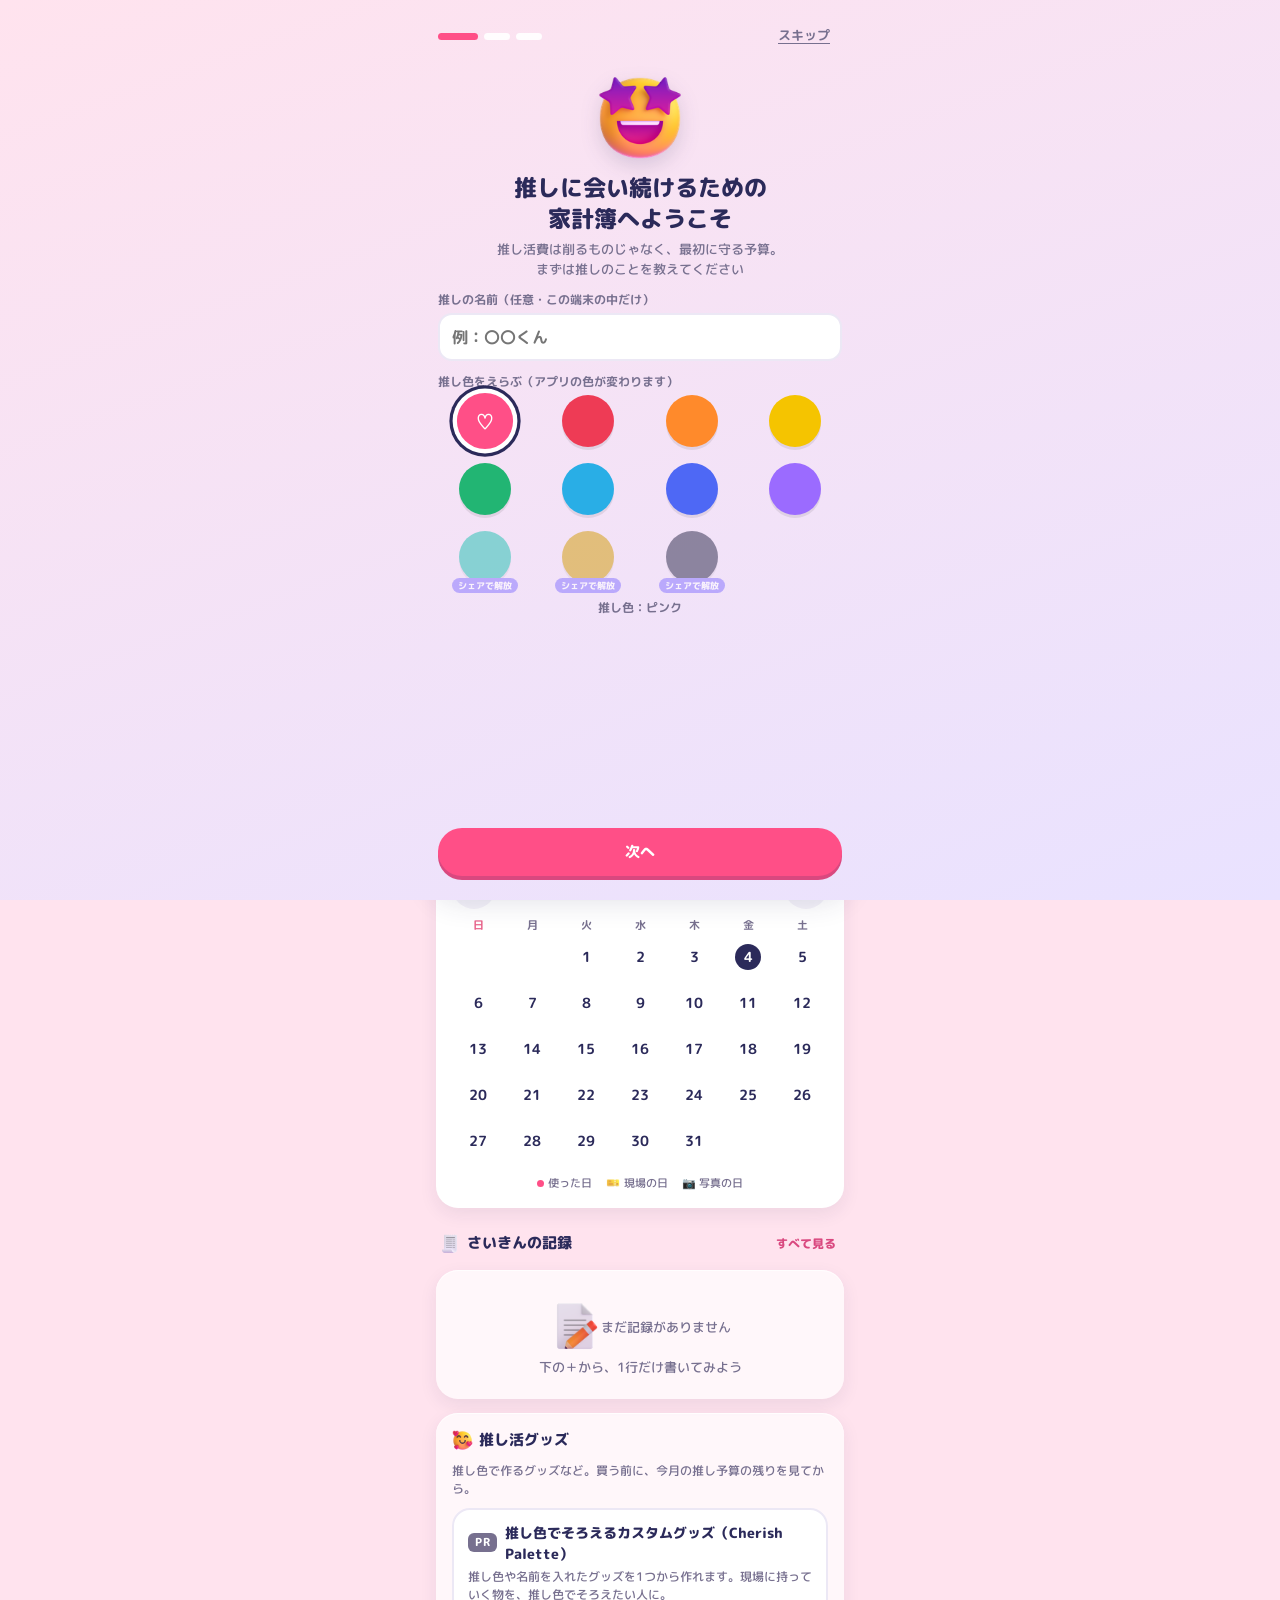
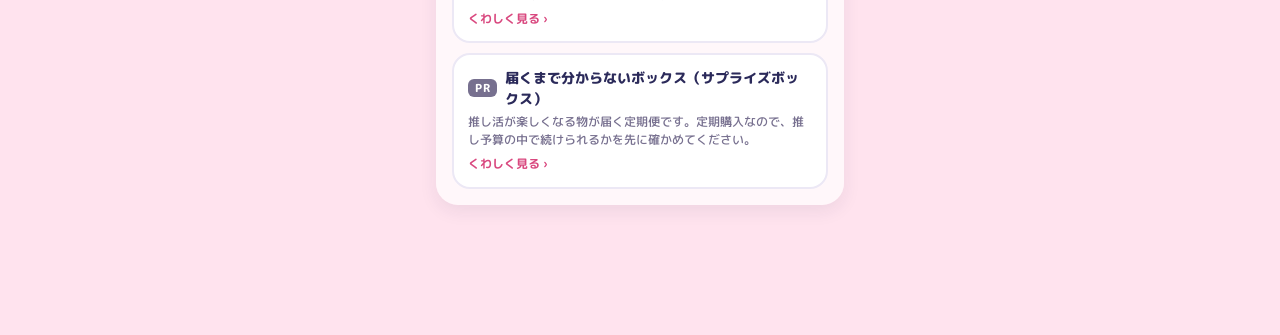
<file: index.html>
<!doctype html>
<html lang="ja">
<head>
<meta charset="utf-8">
<meta name="viewport" content="width=device-width, initial-scale=1, viewport-fit=cover">
<title>推し活家計簿</title>
<meta name="description" content="推しに会い続けるための家計簿。推し活費を先に守る予算にして、当落から逆算して積み立てる。">
<meta name="theme-color" content="#FFE3EE">
<meta name="apple-mobile-web-app-capable" content="yes">
<meta name="mobile-web-app-capable" content="yes">
<meta name="apple-mobile-web-app-status-bar-style" content="default">
<meta name="apple-mobile-web-app-title" content="推し活家計簿">
<meta name="format-detection" content="telephone=no">
<link rel="manifest" href="manifest.json">
<link rel="icon" type="image/png" sizes="192x192" href="icons/icon-192.png">
<link rel="apple-touch-icon" href="icons/apple-touch-icon.png">
<link rel="preconnect" href="https://fonts.googleapis.com">
<link rel="preconnect" href="https://fonts.gstatic.com" crossorigin>
<link rel="stylesheet" href="https://fonts.googleapis.com/css2?family=M+PLUS+Rounded+1c:wght@500;700;800&display=swap">
<link rel="stylesheet" href="style.css">
</head>
<body>
<div id="app" class="app">
  <header class="top">
    <div class="brand">
      <img src="assets/emoji/ticket.png" alt="" class="brand-em">
      <div>
        <div class="brand-sub" id="brandSub">推しに会い続けるための</div>
        <div class="brand-name">推し活家計簿</div>
      </div>
    </div>
    <button class="icon-btn" id="btnSettings" aria-label="設定">
      <svg viewBox="0 0 24 24" width="24" height="24" aria-hidden="true"><path fill="currentColor" d="M12 15.5a3.5 3.5 0 1 1 0-7 3.5 3.5 0 0 1 0 7Zm7.4-2.5.1-1-.1-1 2.1-1.6-2-3.5-2.5 1a7 7 0 0 0-1.7-1l-.4-2.6h-4l-.4 2.6a7 7 0 0 0-1.7 1l-2.5-1-2 3.5L4.6 11l-.1 1 .1 1-2.1 1.6 2 3.5 2.5-1c.5.4 1.1.8 1.7 1l.4 2.6h4l.4-2.6c.6-.2 1.2-.6 1.7-1l2.5 1 2-3.5-2.1-1.6Z"/></svg>
    </button>
  </header>

  <main id="main" class="main"></main>

  <nav class="tabs" id="tabs" aria-label="メニュー">
    <button data-tab="home" class="tab on"><svg viewBox="0 0 24 24" aria-hidden="true"><path d="M4 11 12 4l8 7v8a1 1 0 0 1-1 1h-4v-5h-6v5H5a1 1 0 0 1-1-1z"/></svg><span>ホーム</span></button>
    <button data-tab="cal" class="tab"><svg viewBox="0 0 24 24" aria-hidden="true"><rect x="3.5" y="5" width="17" height="15" rx="3"/><path d="M3.5 10h17M8 3v4M16 3v4"/></svg><span>カレンダー</span></button>
    <button class="fab" id="fab" aria-label="記録する"><svg viewBox="0 0 24 24" aria-hidden="true"><path d="M12 5v14M5 12h14"/></svg></button>
    <button data-tab="goals" class="tab"><svg viewBox="0 0 24 24" aria-hidden="true"><path d="M4 7a2 2 0 0 1 2-2h12a2 2 0 0 1 2 2v2.5a2.5 2.5 0 0 0 0 5V17a2 2 0 0 1-2 2H6a2 2 0 0 1-2-2v-2.5a2.5 2.5 0 0 0 0-5Z"/><path d="M10 9v6" stroke-dasharray="1.5 2"/></svg><span>積立</span></button>
    <button data-tab="sum" class="tab"><svg viewBox="0 0 24 24" aria-hidden="true"><path d="M5 20V11M12 20V5M19 20v-6"/></svg><span>まとめ</span></button>
  </nav>
</div>

<div id="sheetLayer" class="sheet-layer" hidden>
  <div class="scrim" data-close></div>
  <div class="sheet" role="dialog" aria-modal="true" id="sheet"></div>
</div>
<div id="screenLayer" class="screen-layer" hidden></div>
<div id="kpLayer" class="sheet-layer kp-layer" hidden>
  <div class="scrim" data-close></div>
  <div class="sheet" role="dialog" aria-modal="true" id="kpSheet"></div>
</div>
<div id="viewLayer" class="view-layer" role="dialog" aria-modal="true" aria-label="写真" hidden></div>
<input type="file" id="photoInp" accept="image/*" class="vh" tabindex="-1" aria-hidden="true">
<div id="toast" class="toast" role="status" aria-live="polite"></div>
<div id="fx" class="fx" aria-hidden="true"></div>

<script src="db.js"></script>
<script src="notice.js"></script>
<script src="share.js"></script>
<script src="app.js"></script>
</body>
</html>
</file>
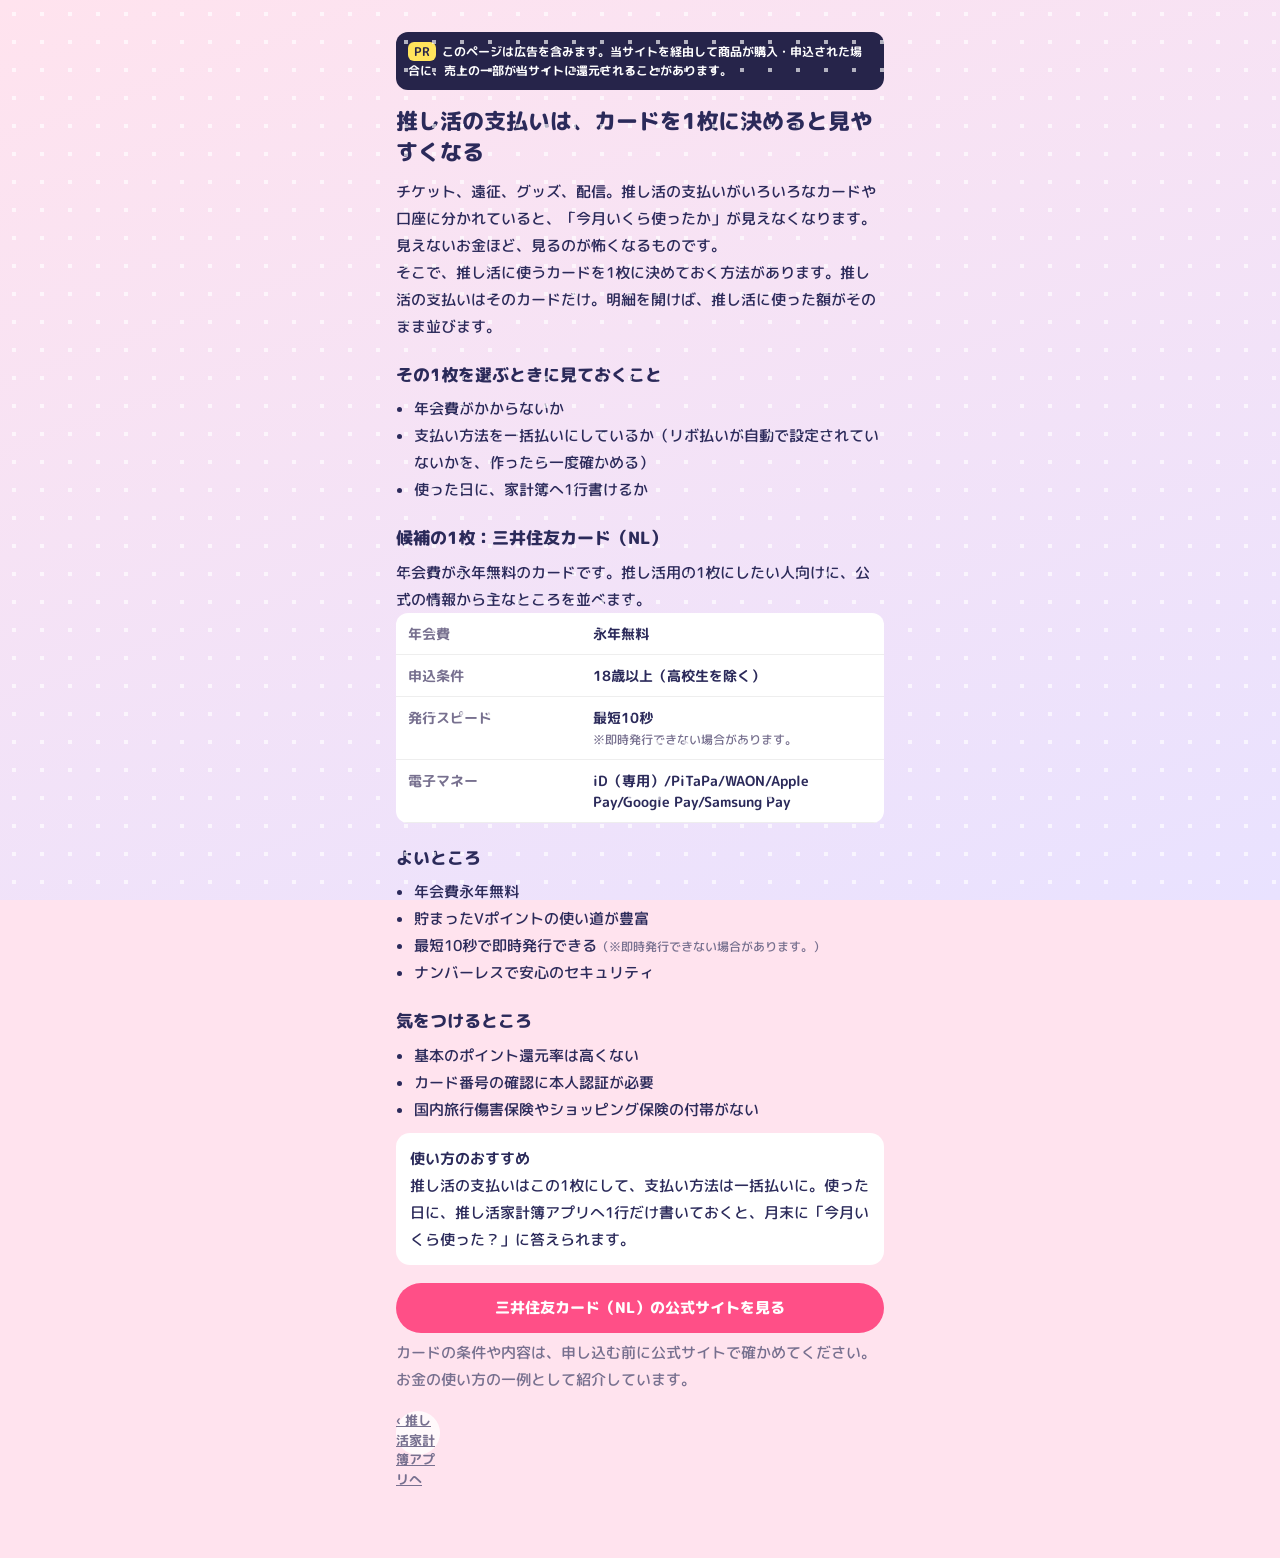
<file: card-nl.html>
<!doctype html>
<html lang="ja">
<head>
<meta charset="utf-8">
<meta name="viewport" content="width=device-width, initial-scale=1, viewport-fit=cover">
<title>推し活用のカードを1枚に決める｜推し活家計簿</title>
<meta name="description" content="推し活の支払いをカード1枚にまとめると、明細が見やすくなります。その1枚の候補として、年会費永年無料の三井住友カード（NL）を紹介します。">
<meta name="theme-color" content="#FFE3EE">
<link rel="icon" type="image/png" sizes="192x192" href="icons/icon-192.png">
<link rel="apple-touch-icon" href="icons/apple-touch-icon.png">
<link rel="preconnect" href="https://fonts.googleapis.com">
<link rel="preconnect" href="https://fonts.gstatic.com" crossorigin>
<link rel="stylesheet" href="https://fonts.googleapis.com/css2?family=M+PLUS+Rounded+1c:wght@500;700;800&display=swap">
<link rel="stylesheet" href="style.css">
<style>
  /* この記事ページだけの見た目（アプリ本体の style.css の色・文字をそのまま使う） */
  .article { max-width: 520px; margin: 0 auto; padding: 12px 16px 48px; }
  .pr-bar { background: #26244A; color: #fff; border-radius: 12px; padding: 10px 12px; font-size: 12px; font-weight: 700; line-height: 1.6; }
  .pr-bar b { background: var(--yellow); color: #26244A; border-radius: 6px; padding: 1px 6px; margin-right: 6px; }
  .article h1 { font-size: 22px; font-weight: 800; line-height: 1.4; margin: 16px 0 10px; }
  .article h2 { font-size: 17px; font-weight: 800; margin: 22px 0 8px; }
  .article p, .article li { font-size: 15px; font-weight: 500; line-height: 1.8; }
  .article ul { padding-left: 1.2em; margin: 6px 0; }
  .spec { width: 100%; border-collapse: collapse; background: #fff; border-radius: 12px; overflow: hidden; font-size: 14px; }
  .spec th, .spec td { text-align: left; padding: 10px 12px; border-bottom: 1px solid #eee; vertical-align: top; }
  .spec th { width: 38%; color: var(--sub); font-weight: 700; }
  .note { font-size: 12px; color: var(--sub); font-weight: 500; }
  .cta { display: block; text-align: center; background: var(--pink); color: #fff; font-weight: 800; border-radius: 999px; padding: 14px 16px; margin: 18px 0 6px; text-decoration: none; }
  .back { display: inline-block; margin-top: 18px; color: var(--sub); font-size: 13px; }
  .box { background: #fff; border-radius: 14px; padding: 12px 14px; margin: 10px 0; }
</style>
</head>
<body>
<main class="article">
  <div class="pr-bar"><b>PR</b>このページは広告を含みます。当サイトを経由して商品が購入・申込された場合に、売上の一部が当サイトに還元されることがあります。</div>

  <h1>推し活の支払いは、カードを1枚に決めると見やすくなる</h1>
  <p>チケット、遠征、グッズ、配信。推し活の支払いがいろいろなカードや口座に分かれていると、「今月いくら使ったか」が見えなくなります。見えないお金ほど、見るのが怖くなるものです。</p>
  <p>そこで、推し活に使うカードを1枚に決めておく方法があります。推し活の支払いはそのカードだけ。明細を開けば、推し活に使った額がそのまま並びます。</p>

  <h2>その1枚を選ぶときに見ておくこと</h2>
  <ul>
    <li>年会費がかからないか</li>
    <li>支払い方法を一括払いにしているか（リボ払いが自動で設定されていないかを、作ったら一度確かめる）</li>
    <li>使った日に、家計簿へ1行書けるか</li>
  </ul>

  <h2>候補の1枚：三井住友カード（NL）</h2>
  <p>年会費が永年無料のカードです。推し活用の1枚にしたい人向けに、公式の情報から主なところを並べます。</p>
  <table class="spec">
    <tr><th>年会費</th><td>永年無料</td></tr>
    <tr><th>申込条件</th><td>18歳以上（高校生を除く）</td></tr>
    <tr><th>発行スピード</th><td>最短10秒<br><span class="note">※即時発行できない場合があります。</span></td></tr>
    <tr><th>電子マネー</th><td>iD（専用）/PiTaPa/WAON/Apple Pay/Google Pay/Samsung Pay</td></tr>
  </table>

  <h2>よいところ</h2>
  <ul>
    <li>年会費永年無料</li>
    <li>貯まったVポイントの使い道が豊富</li>
    <li>最短10秒で即時発行できる<span class="note">（※即時発行できない場合があります。）</span></li>
    <li>ナンバーレスで安心のセキュリティ</li>
  </ul>

  <h2>気をつけるところ</h2>
  <ul>
    <li>基本のポイント還元率は高くない</li>
    <li>カード番号の確認に本人認証が必要</li>
    <li>国内旅行傷害保険やショッピング保険の付帯がない</li>
  </ul>

  <div class="box">
    <p><b>使い方のおすすめ</b></p>
    <p>推し活の支払いはこの1枚にして、支払い方法は一括払いに。使った日に、推し活家計簿アプリへ1行だけ書いておくと、月末に「今月いくら使った？」に答えられます。</p>
  </div>

  <a class="cta" id="applyLink" href="https://www.smbc-card.com/nyukai/card/numberless.jsp" rel="sponsored noopener noreferrer" target="_blank">三井住友カード（NL）の公式サイトを見る</a>
  <p class="note">カードの条件や内容は、申し込む前に公式サイトで確かめてください。お金の使い方の一例として紹介しています。</p>

  <a class="back" href="./">‹ 推し活家計簿アプリへ</a>
</main>
</body>
</html>
</file>
<file: style.css>
/* 推し活家計簿 アプリ v1（2026-10-17）
   見た目は instagram/theme.css と同じ系統：ピンク×ラベンダーの地、紺の文字、丸ゴシック。
   --acc 系は「推し色」で JS が上書きする */
:root {
  --bg1: #FFE3EE; --bg2: #E9E2FF;
  --card: #FFFFFF; --ink: #2B2A5A; --sub: #77708F; --line: #ECE8F5;
  --pink: #FF4F87; --lav: #8D7BFF; --yellow: #FFE45C; --gray-l: #F4F2F9;
  --acc: #FF4F87; --acc-l: #FFE4EE; --acc-d: #D93C6E; --acc-ink: #fff;
  --round: "M PLUS Rounded 1c", "Hiragino Maru Gothic ProN", "Hiragino Sans", "Yu Gothic", "Meiryo", system-ui, sans-serif;
  --r: 22px;
  --shadow: 0 6px 18px rgba(43, 42, 90, .08), 0 1px 0 rgba(255, 255, 255, .8) inset;
  --sat: env(safe-area-inset-top, 0px);
  --sab: env(safe-area-inset-bottom, 0px);
  --tabh: 68px;
}
* { box-sizing: border-box; margin: 0; padding: 0; -webkit-tap-highlight-color: transparent; }
html { -webkit-text-size-adjust: 100%; background: var(--bg1); touch-action: manipulation; }
button, a, label, input, select { touch-action: manipulation; }
body.lock { overflow: hidden; }
.vh { position: fixed; left: -200px; top: 0; width: 1px; height: 1px; opacity: 0; }
body {
  min-height: 100vh; min-height: 100dvh;
  background: linear-gradient(160deg, var(--bg1), var(--bg2)) fixed;
  color: var(--ink); font-family: var(--round); font-weight: 700; font-size: 15px; line-height: 1.5;
  font-feature-settings: "palt"; overflow-x: hidden;
}
body::before { content: ""; position: fixed; inset: 0; pointer-events: none; z-index: 0;
  background-image: radial-gradient(rgba(255, 255, 255, .65) 2.5px, transparent 2.5px); background-size: 28px 28px; }
button, input, select, textarea { font: inherit; color: inherit; }
button { cursor: pointer; border: 0; background: none; }
img { display: block; }
[hidden] { display: none !important; }
.em { width: 1.4em; height: 1.4em; object-fit: contain; flex: none; display: inline-block; vertical-align: middle; }

.app { position: relative; z-index: 1; max-width: 440px; margin: 0 auto; min-height: 100vh; min-height: 100dvh;
  padding: calc(var(--sat) + 8px) 16px calc(var(--tabh) + var(--sab) + 28px); }

/* ヘッダー */
.top { display: flex; align-items: center; justify-content: space-between; gap: 8px; padding: 4px 0 10px; }
.brand { display: flex; align-items: center; gap: 8px; min-width: 0; }
.brand-em { width: 38px; height: 38px; filter: drop-shadow(0 3px 4px rgba(43,42,90,.15)); animation: bob 3.2s ease-in-out infinite; }
.brand-sub { font-size: 11px; color: var(--sub); white-space: nowrap; overflow: hidden; text-overflow: ellipsis; max-width: 60vw; }
.brand-name { font-size: 19px; font-weight: 800; letter-spacing: .02em; line-height: 1.2; }
.icon-btn { width: 44px; height: 44px; border-radius: 50%; display: grid; place-items: center; background: rgba(255,255,255,.7); color: var(--sub); }
@keyframes bob { 50% { transform: translateY(-3px) rotate(-4deg); } }

/* カード */
.card { background: var(--card); border-radius: var(--r); padding: 16px; box-shadow: var(--shadow); margin-bottom: 14px; position: relative; }
.card.soft { background: rgba(255,255,255,.72); }
.card h2, .sec-h { font-size: 15px; font-weight: 800; display: flex; align-items: center; gap: 6px; margin-bottom: 10px; }
.sec-h { margin: 18px 4px 8px; }
.sec-h .more { margin-left: auto; font-size: 12px; color: var(--acc-d); padding: 8px 4px; min-height: 36px; }
.muted { color: var(--sub); font-weight: 500; font-size: 13px; }
.small { font-size: 12px; }
.acc { color: var(--acc-d); }
.yen-big { font-size: 30px; font-weight: 800; letter-spacing: -.01em; }

/* 予算リング */
.ring-card { display: flex; flex-direction: column; align-items: center; padding: 18px 16px 14px; overflow: hidden; }
.ring-card::after { content: ""; position: absolute; right: -30px; top: -30px; width: 120px; height: 120px; border-radius: 50%; background: var(--acc-l); opacity: .7; }
.ring-wrap { position: relative; width: 220px; height: 220px; z-index: 1; }
.ring-wrap svg { width: 100%; height: 100%; transform: rotate(-90deg); }
.ring-bg { stroke: var(--gray-l); }
.ring-fg { stroke: var(--acc); stroke-linecap: round; transition: stroke-dashoffset 1.1s cubic-bezier(.2,.8,.2,1); }
.ring-in { position: absolute; inset: 0; display: flex; flex-direction: column; align-items: center; justify-content: center; text-align: center; }
.ring-lbl { font-size: 12px; color: var(--sub); }
.ring-val { font-size: 34px; font-weight: 800; line-height: 1.15; color: var(--ink); }
.ring-val.over { color: var(--lav); font-size: 26px; }
.ring-of { font-size: 12px; color: var(--sub); font-weight: 500; }
.ring-em { position: absolute; right: 6px; bottom: 10px; width: 46px; height: 46px; animation: bob 2.6s ease-in-out infinite; }
.ring-msg { margin-top: 6px; font-size: 13px; color: var(--sub); text-align: center; z-index: 1; }
.chips { display: flex; flex-wrap: wrap; gap: 6px; justify-content: center; margin-top: 12px; z-index: 1; }
.chip { display: inline-flex; align-items: center; gap: 4px; background: var(--gray-l); border-radius: 999px; padding: 4px 10px 4px 6px; font-size: 12px; }
.chip img { width: 20px; height: 20px; }
.chip b { font-weight: 800; }

/* チケット型カード（切り込み） */
.stub { --notch: 13px; position: relative; display: grid; grid-template-columns: 1fr auto; gap: 0; background: var(--card); border-radius: 18px;
  box-shadow: var(--shadow); margin-bottom: 14px; overflow: hidden;
  -webkit-mask: radial-gradient(circle var(--notch) at calc(100% - 96px) 0, #0000 98%, #000) top/100% 51% no-repeat,
                radial-gradient(circle var(--notch) at calc(100% - 96px) 100%, #0000 98%, #000) bottom/100% 51% no-repeat;
          mask: radial-gradient(circle var(--notch) at calc(100% - 96px) 0, #0000 98%, #000) top/100% 51% no-repeat,
                radial-gradient(circle var(--notch) at calc(100% - 96px) 100%, #0000 98%, #000) bottom/100% 51% no-repeat; }
.stub-main { padding: 14px 14px 14px 16px; min-width: 0; }
.stub-side { width: 96px; border-left: 2px dashed var(--line); display: flex; flex-direction: column; align-items: center; justify-content: center; text-align: center;
  background: var(--acc-l); color: var(--acc-d); padding: 10px 4px; }
.stub-side .big { font-size: 30px; font-weight: 800; line-height: 1; }
.stub-side .lbl { font-size: 11px; }
.stub-k { font-size: 11px; color: var(--sub); display: flex; align-items: center; gap: 4px; }
.stub-t { font-size: 17px; font-weight: 800; line-height: 1.3; margin: 2px 0 4px; overflow-wrap: anywhere; }
.stub-d { font-size: 12px; color: var(--sub); }
.empty-stub { display: flex; align-items: center; gap: 12px; }
.empty-stub img { width: 48px; height: 48px; }

/* 月1回5分チェック */
.check-card { background: linear-gradient(135deg, #FFF8D6, #fff); border: 2px solid var(--yellow); }
.check-list { list-style: none; display: grid; gap: 4px; }
.check-list label { display: flex; align-items: center; gap: 10px; min-height: 44px; padding: 4px 6px; border-radius: 12px; font-size: 14px; }
.check-list input { appearance: none; -webkit-appearance: none; width: 24px; height: 24px; border-radius: 8px; border: 2.5px solid var(--acc); flex: none; display: grid; place-items: center; background: #fff; transition: background .2s; }
.check-list input:checked { background: var(--acc); }
.check-list input:checked::after { content: ""; width: 7px; height: 12px; border: solid var(--acc-ink); border-width: 0 3px 3px 0; transform: translateY(-2px) rotate(45deg); }
.check-list input:checked + span { color: var(--sub); text-decoration: line-through; text-decoration-color: var(--acc); }
.check-done { text-align: center; font-size: 14px; color: var(--acc-d); padding: 6px 0 2px; }
.x-btn { position: absolute; right: 6px; top: 6px; width: 40px; height: 40px; border-radius: 50%; color: var(--sub); font-size: 18px; }

/* カレンダー */
.cal-head { display: flex; align-items: center; justify-content: space-between; margin-bottom: 6px; }
.cal-head b { font-size: 16px; font-weight: 800; }
.nav-btn { width: 44px; height: 44px; border-radius: 50%; display: grid; place-items: center; color: var(--acc-d); font-size: 20px; background: var(--gray-l); }
.cal { display: grid; grid-template-columns: repeat(7, 1fr); gap: 2px; text-align: center; }
.cal .dow { font-size: 11px; color: var(--sub); padding: 2px 0 4px; }
.cal .dow:first-child { color: #E8628A; } .cal .dow:last-child { color: #6A8CE8; }
.day { position: relative; min-height: 44px; border-radius: 14px; display: flex; flex-direction: column; align-items: center; justify-content: flex-start; padding-top: 5px; font-size: 14px; font-weight: 700; transition: transform .15s; }
.day:active { transform: scale(.92); }
.day.out { visibility: hidden; }
.day.today .n { background: var(--ink); color: #fff; }
.day.sel { background: var(--acc-l); }
.day .n { width: 26px; height: 26px; line-height: 26px; border-radius: 50%; }
.day .dots { display: flex; gap: 2px; height: 6px; margin-top: 2px; }
.day .dots i { width: 5px; height: 5px; border-radius: 50%; background: var(--acc); }
.day .ev { position: absolute; top: -3px; right: -1px; width: 18px; height: 18px; animation: twinkle 2.4s ease-in-out infinite; }
.day .amt { font-size: 9px; color: var(--acc-d); font-weight: 800; line-height: 1; margin-top: 1px; }
.cal.big .day { min-height: 56px; }
@keyframes twinkle { 50% { transform: scale(1.15) rotate(8deg); } }
.legend { display: flex; gap: 14px; justify-content: center; margin-top: 8px; font-size: 11px; color: var(--sub); font-weight: 500; }
.legend span { display: inline-flex; align-items: center; gap: 4px; }
.legend i { width: 7px; height: 7px; border-radius: 50%; background: var(--acc); display: inline-block; }
.legend img { width: 14px; height: 14px; }

/* 記録の行 */
.rec-list { list-style: none; }
.rec { display: flex; align-items: center; gap: 10px; padding: 8px 4px; min-height: 52px; border-bottom: 1.5px dashed var(--line); width: 100%; text-align: left; }
.rec:last-child { border-bottom: 0; }
.rec-ic { width: 38px; height: 38px; border-radius: 12px; background: var(--acc-l); display: grid; place-items: center; flex: none; }
.rec-ic img { width: 26px; height: 26px; }
.rec-b { flex: 1; min-width: 0; }
.rec-t { display: block; font-size: 14px; }
.rec-m { display: block; font-size: 12px; color: var(--sub); font-weight: 500; white-space: nowrap; overflow: hidden; text-overflow: ellipsis; }
.rec-a { font-weight: 800; font-size: 15px; white-space: nowrap; }
.empty { text-align: center; color: var(--sub); font-size: 13px; font-weight: 500; padding: 14px 0 6px; }
.empty img { width: 52px; height: 52px; margin: 0 auto 6px; }

/* ボタン */
.btn { display: inline-flex; align-items: center; justify-content: center; gap: 6px; min-height: 48px; padding: 0 20px; border-radius: 999px; font-weight: 800; font-size: 15px; background: var(--acc); color: var(--acc-ink);
  box-shadow: 0 4px 0 var(--acc-d); transition: transform .1s, box-shadow .1s; }
.btn:active { transform: translateY(3px); box-shadow: 0 1px 0 var(--acc-d); }
.btn.block { width: 100%; }
.btn.ghost { background: var(--gray-l); color: var(--ink); box-shadow: 0 4px 0 #DCD7EA; }
.btn.line { background: #fff; color: var(--acc-d); box-shadow: 0 0 0 2px var(--acc) inset; }
.btn.danger { background: #fff; color: #D2456B; box-shadow: 0 0 0 2px #F5B7C8 inset; }
.btn.sm { min-height: 44px; padding: 0 14px; font-size: 13px; }
.btn[disabled] { opacity: .45; pointer-events: none; }
.link-btn { color: var(--sub); font-size: 13px; min-height: 44px; padding: 0 12px; text-decoration: underline; text-underline-offset: 3px; }
.row { display: flex; gap: 10px; align-items: center; }
.row > * { flex: 1; }

/* 積立 */
.ev-total { background: linear-gradient(135deg, var(--ink), #4A3F8F); color: #fff; }
.ev-total .muted { color: #CFC8F2; }
.ev-total .yen-big { color: var(--yellow); }
.goal { --notch: 12px; }
.goal .stub-main { padding-bottom: 12px; }
.badge { display: inline-flex; align-items: center; font-size: 11px; font-weight: 800; padding: 2px 9px; border-radius: 999px; background: var(--gray-l); color: var(--sub); }
.badge.apply { background: #EFEBFF; color: #6B58E8; }
.badge.win { background: var(--acc); color: var(--acc-ink); }
.badge.lose { background: var(--gray-l); color: var(--sub); }
.bar { height: 12px; background: var(--gray-l); border-radius: 999px; overflow: hidden; margin: 8px 0 4px; }
.bar i { display: block; height: 100%; width: 0; border-radius: 999px; background: linear-gradient(90deg, var(--acc), var(--lav)); transition: width 1s cubic-bezier(.2,.8,.2,1); }
.goal-nums { display: flex; justify-content: space-between; font-size: 12px; color: var(--sub); font-weight: 500; }
.goal-acts { display: flex; gap: 8px; margin-top: 10px; flex-wrap: wrap; }
.goal-acts .btn { flex: 1 1 auto; }
.goal.lost { opacity: .7; }
.goal.full .stub-side { background: linear-gradient(160deg, var(--acc-l), #FFF6C9); }
.seg { display: flex; background: var(--gray-l); border-radius: 999px; padding: 3px; gap: 2px; margin-top: 10px; }
.seg button { flex: 1; min-height: 40px; border-radius: 999px; font-size: 13px; color: var(--sub); }
.seg button.on { background: #fff; color: var(--ink); box-shadow: 0 2px 6px rgba(43,42,90,.1); }

/* まとめ */
.sum-top { display: flex; align-items: flex-end; justify-content: space-between; gap: 8px; }
.cat-bars { display: grid; gap: 10px; }
.cb-row { display: grid; grid-template-columns: 26px 64px 1fr auto; gap: 8px; align-items: center; font-size: 13px; }
.cb-row img { width: 24px; height: 24px; }
.cb-row .bar { margin: 0; height: 10px; }
.cb-row b { font-weight: 800; white-space: nowrap; }
.gentle { display: flex; gap: 10px; align-items: flex-start; background: var(--acc-l); border-radius: 16px; padding: 12px; font-size: 13px; margin-top: 12px; }
.gentle img { width: 36px; height: 36px; }
.bm-bar { height: 16px; }

/* PR カード */
.offer { display: block; text-decoration: none; color: inherit; border: 2px solid var(--line); border-radius: 18px; padding: 12px 14px; margin-top: 10px; background: #fff; }
.offer-h { display: flex; align-items: center; gap: 8px; font-size: 14px; font-weight: 800; }
.pr { flex: none; font-size: 11px; font-weight: 800; color: #fff; background: var(--sub); border-radius: 6px; padding: 1px 7px; letter-spacing: .05em; }
.offer p { font-size: 12px; color: var(--sub); font-weight: 500; margin-top: 4px; }
.offer .go { display: inline-block; margin-top: 6px; font-size: 12px; color: var(--acc-d); }

/* 下のタブ */
.tabs { position: fixed; z-index: 20; left: 50%; transform: translateX(-50%); bottom: calc(10px + var(--sab)); width: calc(100% - 24px); max-width: 416px; height: var(--tabh);
  display: grid; grid-template-columns: 1fr 1fr 76px 1fr 1fr; align-items: center; background: rgba(255,255,255,.92); border-radius: 26px; box-shadow: 0 10px 30px rgba(43,42,90,.16);
  -webkit-backdrop-filter: blur(12px); backdrop-filter: blur(12px); padding: 0 4px; }
.tab { height: 100%; display: flex; flex-direction: column; align-items: center; justify-content: center; gap: 2px; color: #A7A2BC; font-size: 10.5px; min-width: 44px; }
.tab svg { width: 24px; height: 24px; fill: none; stroke: currentColor; stroke-width: 2; stroke-linecap: round; stroke-linejoin: round; }
.tab.on { color: var(--acc-d); }
.tab.on svg { stroke-width: 2.4; }
.tab.on span { font-weight: 800; }
.fab { justify-self: center; width: 62px; height: 62px; margin-top: -26px; border-radius: 50%; background: var(--acc); color: var(--acc-ink); display: grid; place-items: center;
  box-shadow: 0 8px 18px var(--acc-glow, rgba(255,79,135,.45)), 0 0 0 5px #fff; transition: transform .15s; }
.fab svg { width: 30px; height: 30px; fill: none; stroke: currentColor; stroke-width: 3; stroke-linecap: round; }
.fab:active { transform: scale(.9) rotate(90deg); }

/* ボトムシート */
.sheet-layer { position: fixed; inset: 0; z-index: 50; }
.scrim { position: absolute; inset: 0; background: rgba(43,42,90,.35); animation: fadein .2s; }
.sheet { position: absolute; left: 50%; bottom: 0; transform: translateX(-50%); width: 100%; max-width: 440px; max-height: calc(100% - var(--sat) - 20px); overflow-y: auto; overscroll-behavior: contain;
  background: #FFFBFD; border-radius: 28px 28px 0 0; padding: 10px 16px calc(16px + var(--sab)); animation: up .28s cubic-bezier(.2,.9,.3,1.1); }
.sheet::before { content: ""; display: block; width: 44px; height: 5px; border-radius: 9px; background: #DDD8EA; margin: 0 auto 10px; }
.sheet-x { position: sticky; float: right; top: 0; margin: -6px -4px 0 0; width: 40px; height: 40px; border-radius: 50%; background: var(--gray-l); color: var(--sub); font-size: 18px; z-index: 2; }
.sheet h3 { font-size: 17px; font-weight: 800; margin-bottom: 10px; display: flex; align-items: center; gap: 6px; }
@keyframes up { from { transform: translate(-50%, 100%); } }
@keyframes fadein { from { opacity: 0; } }

/* 金額入力 */
.amt-disp { display: flex; align-items: baseline; justify-content: center; gap: 4px; font-size: 44px; font-weight: 800; padding: 2px 0 0; min-height: 62px; line-height: 1.3; white-space: nowrap; overflow: hidden; font-variant-numeric: tabular-nums; letter-spacing: .01em; }
.amt-disp small { font-size: 24px; color: var(--sub); }
.amt-disp.zero { color: #C9C4DA; }
.amt-disp.pop { animation: pop .18s; }
@keyframes pop { 50% { transform: scale(1.06); } }
.cats { display: grid; grid-template-columns: repeat(3, 1fr); gap: 6px; margin-bottom: 8px; }
.cat { display: flex; align-items: center; justify-content: center; gap: 4px; min-height: 46px; border-radius: 14px; background: var(--gray-l); font-size: 13px; border: 2px solid transparent; }
.cat img { width: 24px; height: 24px; }
.cat.on { background: var(--acc-l); border-color: var(--acc); color: var(--acc-d); }
.meta-row { display: flex; gap: 6px; margin-bottom: 8px; }
.meta-row > * { min-height: 44px; }
.date-chip { position: relative; display: flex; align-items: center; gap: 4px; padding: 0 12px; border-radius: 14px; background: var(--gray-l); font-size: 13px; white-space: nowrap; }
.date-chip input { position: absolute; inset: 0; opacity: 0; width: 100%; height: 100%; font-size: 16px; }
.memo { flex: 1; min-width: 0; border: 0; border-radius: 14px; background: var(--gray-l); padding: 0 12px; font-size: 16px; font-weight: 500; }
.keypad { display: grid; grid-template-columns: repeat(4, 1fr); gap: 6px; margin-bottom: 10px; }
.key { -webkit-user-select: none; user-select: none; min-height: 52px; border-radius: 16px; background: #fff; font-size: 22px; font-weight: 800; box-shadow: 0 2px 0 #E6E1F1; }
.key:active { background: var(--acc-l); transform: translateY(1px); }
.key.fn { color: var(--sub); font-size: 18px; }

/* フォーム */
.field { display: block; margin-bottom: 12px; }
.field > span { display: block; font-size: 12px; color: var(--sub); margin-bottom: 4px; }
.inp { width: 100%; min-height: 48px; border: 2px solid var(--line); border-radius: 14px; background: #fff; padding: 0 12px; font-size: 16px; font-weight: 700; }
.inp:focus { outline: none; border-color: var(--acc); }
.yen-inp { position: relative; }
.yen-inp::before { content: "¥"; position: absolute; left: 12px; top: 50%; transform: translateY(-50%); color: var(--sub); }
.yen-inp .inp { padding-left: 28px; }
.bd-grid { display: grid; grid-template-columns: 1fr 1fr; gap: 8px; }
.bd-grid label { display: flex; align-items: center; gap: 6px; background: var(--gray-l); border-radius: 14px; padding: 4px 8px; }
.bd-grid label img { width: 22px; height: 22px; }
.bd-grid label span { font-size: 12px; white-space: nowrap; }
.bd-grid input { width: 100%; min-width: 0; border: 0; background: transparent; text-align: right; font-size: 16px; font-weight: 700; min-height: 40px; }
.bd-grid input:focus { outline: none; }
.toggle { display: flex; align-items: center; justify-content: space-between; gap: 10px; min-height: 48px; font-size: 14px; }
.toggle input { appearance: none; -webkit-appearance: none; width: 50px; height: 30px; border-radius: 999px; background: #DDD8EA; position: relative; flex: none; transition: background .2s; }
.toggle input::after { content: ""; position: absolute; left: 3px; top: 3px; width: 24px; height: 24px; border-radius: 50%; background: #fff; transition: transform .2s; box-shadow: 0 1px 3px rgba(0,0,0,.2); }
.toggle input:checked { background: var(--acc); }
.toggle input:checked::after { transform: translateX(20px); }
input[type=range] { -webkit-appearance: none; appearance: none; width: 100%; height: 44px; background: transparent; }
input[type=range]::-webkit-slider-runnable-track { height: 10px; border-radius: 999px; background: linear-gradient(90deg, var(--acc) var(--p, 50%), var(--gray-l) var(--p, 50%)); }
input[type=range]::-webkit-slider-thumb { -webkit-appearance: none; width: 30px; height: 30px; margin-top: -10px; border-radius: 50%; background: #fff; border: 4px solid var(--acc); box-shadow: 0 2px 6px rgba(43,42,90,.2); }
input[type=range]::-moz-range-track { height: 10px; border-radius: 999px; background: var(--gray-l); }
input[type=range]::-moz-range-progress { height: 10px; border-radius: 999px; background: var(--acc); }
input[type=range]::-moz-range-thumb { width: 24px; height: 24px; border-radius: 50%; background: #fff; border: 4px solid var(--acc); }
.preview { background: var(--acc-l); border-radius: 16px; padding: 12px; margin: 4px 0 12px; font-size: 13px; }
.preview b { font-size: 20px; font-weight: 800; color: var(--acc-d); }

/* 推し色 */
.colors { display: grid; grid-template-columns: repeat(4, 1fr); gap: 10px; justify-items: center; }
.color { width: 52px; height: 52px; border-radius: 50%; position: relative; box-shadow: 0 3px 0 rgba(0,0,0,.08); transition: transform .15s; }
.color.on { transform: scale(1.08); box-shadow: 0 0 0 4px #fff, 0 0 0 7px var(--ink); }
.color.on::after { content: "♡"; position: absolute; inset: 0; display: grid; place-items: center; color: #fff; font-size: 20px; }
.color-name { text-align: center; font-size: 12px; color: var(--sub); margin-top: 16px; min-height: 18px; }

/* オンボーディング・全画面 */
.screen-layer { position: fixed; inset: 0; z-index: 40; background: linear-gradient(160deg, var(--bg1), var(--bg2)); overflow-y: auto; }
.screen { position: relative; max-width: 440px; margin: 0 auto; min-height: 100%; padding: calc(var(--sat) + 14px) 18px calc(var(--sab) + 24px); display: flex; flex-direction: column; }
.ob-top { display: flex; align-items: center; justify-content: space-between; min-height: 44px; }
.steps { display: flex; gap: 6px; }
.steps i { width: 26px; height: 7px; border-radius: 9px; background: rgba(255,255,255,.9); transition: background .3s, width .3s; }
.steps i.on { background: var(--acc); width: 40px; }
.ob-hero { text-align: center; margin: 14px 0 12px; }
.ob-hero img { width: 92px; height: 92px; margin: 0 auto 8px; animation: bob 2.8s ease-in-out infinite; filter: drop-shadow(0 8px 10px rgba(43,42,90,.15)); }
.ob-hero h1 { font-size: 23px; font-weight: 800; line-height: 1.35; }
.ob-hero p { font-size: 13px; color: var(--sub); font-weight: 500; margin-top: 6px; }
.ob-body { flex: 1; }
.ob-foot { display: grid; gap: 4px; margin-top: 16px; }
.calc { list-style: none; display: grid; gap: 4px; font-size: 13px; }
.calc li { display: flex; justify-content: space-between; gap: 8px; padding: 4px 0; border-bottom: 1.5px dashed var(--line); }
.calc li:last-child { border: 0; padding-top: 8px; font-size: 15px; }
.calc li:last-child b { color: var(--acc-d); font-size: 20px; }
.calc b { font-weight: 800; }
.pct { text-align: center; }
.pct .yen-big { color: var(--acc-d); font-size: 38px; }
.pct-scale { display: flex; justify-content: space-between; font-size: 11px; color: var(--sub); font-weight: 500; margin-top: -4px; }
.hint-band { display: inline-block; background: var(--yellow); border-radius: 999px; padding: 1px 10px; font-size: 11px; color: var(--ink); }
.set-head { display: flex; align-items: center; gap: 6px; margin-bottom: 12px; min-height: 44px; }
.set-head h2 { font-size: 19px; font-weight: 800; }
.back { width: 44px; height: 44px; border-radius: 50%; background: rgba(255,255,255,.8); font-size: 20px; }
.foot-note { text-align: center; font-size: 12px; color: var(--sub); font-weight: 500; margin: 18px 0 8px; display: flex; align-items: center; justify-content: center; gap: 6px; }

/* iOS ホーム画面に追加 */
.a2hs { position: fixed; z-index: 30; left: 50%; transform: translateX(-50%); bottom: calc(var(--tabh) + var(--sab) + 22px); width: calc(100% - 32px); max-width: 408px;
  background: var(--ink); color: #fff; border-radius: 20px; padding: 14px 44px 14px 14px; font-size: 13px; box-shadow: 0 10px 30px rgba(43,42,90,.3); animation: up2 .4s cubic-bezier(.2,.9,.3,1.2); }
.a2hs b { color: var(--yellow); }
.a2hs .x-btn { color: #fff; }
.a2hs::after { content: ""; position: absolute; left: 50%; bottom: -8px; margin-left: -8px; border: 8px solid transparent; border-bottom: 0; border-top-color: var(--ink); }
@keyframes up2 { from { transform: translate(-50%, 30px); opacity: 0; } }

/* トースト・紙吹雪 */
.toast { position: fixed; z-index: 70; left: 50%; top: calc(var(--sat) + 14px); transform: translate(-50%, calc(-100% - var(--sat) - 30px)); visibility: hidden; background: var(--ink); color: #fff; border-radius: 999px; padding: 10px 18px; font-size: 14px;
  transition: transform .35s cubic-bezier(.2,.9,.3,1.3), visibility 0s .35s; pointer-events: none; white-space: nowrap; max-width: calc(100% - 32px); overflow: hidden; text-overflow: ellipsis; }
.toast.show { transform: translate(-50%, 0); visibility: visible; transition: transform .35s cubic-bezier(.2,.9,.3,1.3); }
.fx { position: fixed; inset: 0; pointer-events: none; z-index: 80; overflow: hidden; }
.fx i { position: absolute; width: 9px; height: 14px; border-radius: 3px; top: -20px; animation: fall var(--d, 1.6s) cubic-bezier(.3,.6,.5,1) forwards; }
.fx b { position: absolute; font-size: 22px; animation: spark 1s ease-out forwards; }
@keyframes fall { to { transform: translate(var(--x, 0), 110vh) rotate(var(--r, 540deg)); opacity: .9; } }
@keyframes spark { 0% { transform: translate(0,0) scale(.4); opacity: 1; } 100% { transform: translate(var(--x), var(--y)) scale(1.1); opacity: 0; } }

.fade-in { animation: fadeup .35s ease both; }
@keyframes fadeup { from { opacity: 0; transform: translateY(8px); } }

@media (prefers-reduced-motion: reduce) {
  *, *::before, *::after { animation-duration: .01ms !important; animation-iteration-count: 1 !important; transition-duration: .01ms !important; }
  .fx { display: none; }
}
@media (min-width: 520px) {
  body { padding: 20px 0; }
  .app { border-radius: 32px; }
}

/* ---------- v2：金額キーパッド ---------- */
.amt-disp small { font-size: .55em; }
.amt-disp .caret { display: inline-block; width: 3px; height: .9em; background: var(--acc); margin-left: 4px; animation: blink 1s steps(1) infinite; align-self: center; }
@keyframes blink { 50% { opacity: 0; } }
.amt-disp.shake { animation: shake .3s; }
@keyframes shake { 25% { transform: translateX(-6px); } 75% { transform: translateX(6px); } }
.amt-read { text-align: center; font-size: 15px; color: var(--acc-d); min-height: 22px; margin-bottom: 8px; }
.pad-chips { display: flex; gap: 6px; margin-bottom: 8px; }
.pchip { flex: 1; min-height: 44px; border-radius: 999px; background: var(--acc-l); color: var(--acc-d); font-size: 14px; font-weight: 800; white-space: nowrap; }
.pchip:active { transform: scale(.95); }
.key.man { background: var(--acc-l); color: var(--acc-d); font-size: 20px; }
.key.zero { grid-column: span 2; }
.kp-layer { z-index: 60; }
.amt-field { width: 100%; min-height: 56px; border: 2px solid var(--line); border-radius: 14px; background: #fff; padding: 6px 12px; display: flex; align-items: baseline; justify-content: space-between; gap: 8px; text-align: left; }
.amt-field .af-v { font-size: 18px; font-weight: 800; font-variant-numeric: tabular-nums; white-space: nowrap; overflow: hidden; text-overflow: ellipsis; }
.amt-field .af-r { font-size: 13px; color: var(--acc-d); white-space: nowrap; }
.amt-field.empty .af-v { color: #B9B3CC; font-weight: 700; font-size: 15px; }
.amt-field:active { border-color: var(--acc); }
.bd-btn { display: grid; grid-template-columns: 22px 1fr; grid-template-rows: auto auto; column-gap: 6px; align-items: center; background: var(--gray-l); border-radius: 14px; padding: 6px 10px; min-height: 52px; text-align: left; }
.bd-btn img { width: 22px; height: 22px; grid-row: span 2; }
.bd-btn .bd-n { font-size: 11px; color: var(--sub); }
.bd-btn .af-v { font-size: 15px; font-weight: 800; white-space: nowrap; overflow: hidden; text-overflow: ellipsis; }

/* ---------- v2：写真 ---------- */
.day .ph { position: absolute; inset: 2px; border-radius: 12px; background-size: cover; background-position: center; opacity: .95; box-shadow: 0 0 0 2px #fff inset; }
.day.has-ph .n { position: relative; background: rgba(255,255,255,.9); width: 22px; height: 22px; line-height: 22px; font-size: 12px; margin-top: 1px; }
.day.has-ph.today .n { background: var(--ink); color: #fff; }
.day.has-ph .dots { position: relative; }
.day.has-ph .dots i { box-shadow: 0 0 0 1.5px #fff; }
.photo-box { display: flex; gap: 12px; align-items: center; margin-bottom: 10px; }
.photo-thumb, .photo-empty { width: 72px; height: 72px; border-radius: 16px; object-fit: cover; flex: none; }
.photo-empty { background: var(--acc-l); display: grid; place-items: center; }
.photo-empty img { width: 34px; height: 34px; }
.photo-acts { display: flex; flex-direction: column; align-items: flex-start; gap: 2px; min-width: 0; }
.stub-ph { width: 22px; height: 22px; border-radius: 6px; object-fit: cover; }
.goal-top { display: flex; gap: 10px; align-items: center; }
.goal-ph { width: 54px; height: 54px; border-radius: 14px; object-fit: cover; flex: none; }
.big-em { width: 40px !important; height: 40px !important; }

/* ---------- v2：シェアカード ---------- */
.share-prev { position: relative; display: grid; place-items: center; background: var(--gray-l); border-radius: 18px; padding: 10px; min-height: 200px; }
.share-prev img { max-height: 46vh; max-width: 100%; border-radius: 12px; box-shadow: 0 8px 20px rgba(43,42,90,.15); }
.share-prev img:not([src]) { display: none; }
.share-wait { position: absolute; font-size: 13px; color: var(--sub); }
.opt-row { display: flex; align-items: flex-start; gap: 8px; margin: 8px 0; }
.opt-l { font-size: 12px; color: var(--sub); width: 52px; flex: none; padding-top: 12px; }
.ochips { display: flex; flex-wrap: wrap; gap: 6px; min-width: 0; }
.ochip { position: relative; min-height: 40px; padding: 0 12px; border-radius: 999px; background: var(--gray-l); font-size: 13px; border: 2px solid transparent; }
.ochip.on { background: var(--acc-l); border-color: var(--acc); color: var(--acc-d); }
.ochip.locked { color: #A9A3BE; padding-top: 10px; }
.ochip[disabled] { opacity: .4; }
.lockb { position: absolute; top: -8px; left: 50%; transform: translateX(-50%); white-space: nowrap; font-size: 9px; font-weight: 800; color: #fff; background: var(--lav); border-radius: 999px; padding: 1px 6px; }
.color.locked { opacity: .55; }
.color .lockb { top: auto; bottom: -10px; }
.colors { row-gap: 16px; }
.seg button[disabled] { opacity: .4; }

/* ---------- v2：通知 ---------- */
.notif-sub.off { opacity: .45; }
.time-row { display: flex; align-items: center; gap: 6px; margin: -4px 0 6px; }
.time-row .muted { width: 40px; }
select.inp { font-size: 16px; -webkit-appearance: none; appearance: none; margin-bottom: 4px; }

/* ---------- v2：ホーム画面に追加・アプリ内ブラウザ ---------- */
.install-card { background: linear-gradient(135deg, #fff, var(--acc-l)); }
.install-card img { width: 40px; height: 40px; }
.perks { display: flex; gap: 8px; margin-bottom: 14px; }
.perk { flex: 1; background: #fff; border-radius: 16px; padding: 10px 6px; text-align: center; font-size: 12px; box-shadow: var(--shadow); }
.perk span { display: block; font-size: 24px; }
.guide-steps { margin: 14px 0 6px 1.4em; display: grid; gap: 10px; font-size: 14px; }
.guide-steps li::marker { color: var(--acc-d); font-weight: 800; }
.ig-demo, .iab-demo { display: grid; place-items: center; }
.ig-phone { position: relative; width: 210px; height: 300px; border-radius: 32px; background: #fff; border: 6px solid var(--ink); overflow: hidden; box-shadow: 0 12px 30px rgba(43,42,90,.2); }
.ig-screen { position: absolute; inset: 0 0 44px; background: linear-gradient(160deg, var(--bg1), var(--bg2)); display: grid; place-items: center; }
.ig-screen > img { width: 64px; height: 64px; border-radius: 16px; animation: igIcon 6s infinite; }
.ig-sheet { position: absolute; left: 8px; right: 8px; bottom: 6px; background: #fff; border-radius: 14px; padding: 6px; font-size: 11px; box-shadow: 0 -4px 14px rgba(43,42,90,.15); transform: translateY(120%); animation: igSheet 6s infinite; }
.ig-sheet div { padding: 7px 8px; border-radius: 8px; }
.ig-sheet .hl { background: var(--acc-l); color: var(--acc-d); font-weight: 800; display: flex; justify-content: space-between; animation: igHl 6s infinite; }
.ig-bar { position: absolute; left: 0; right: 0; bottom: 0; height: 44px; display: flex; justify-content: space-around; align-items: center; background: #F6F4FA; color: #6C6888; font-size: 16px; }
.ig-share svg { width: 22px; height: 22px; fill: none; stroke: #2F7BF6; stroke-width: 2.2; stroke-linecap: round; stroke-linejoin: round; animation: igPulse 6s infinite; }
.ig-finger { position: absolute; font-size: 30px; left: 50%; bottom: 2px; margin-left: -6px; animation: igFinger 6s infinite; }
@keyframes igFinger { 0%, 10% { transform: translate(0, 40px); opacity: 0; } 20%, 30% { transform: translate(0, 4px); opacity: 1; } 45%, 62% { transform: translate(-10px, -122px); opacity: 1; } 75%, 100% { transform: translate(-10px, -122px); opacity: 0; } }
@keyframes igPulse { 20%, 30% { transform: scale(1.35); } }
@keyframes igSheet { 0%, 30% { transform: translateY(120%); } 38%, 75% { transform: translateY(0); } 85%, 100% { transform: translateY(120%); } }
@keyframes igHl { 0%, 52% { background: transparent; } 58%, 75% { background: var(--acc-l); } }
@keyframes igIcon { 0%, 78% { transform: scale(0); } 88%, 100% { transform: scale(1); } }
.iab-demo { position: relative; width: 260px; height: 170px; margin: 0 auto; background: #fff; border-radius: 22px; box-shadow: var(--shadow); overflow: hidden; }
.iab-bar { position: absolute; top: 0; left: 0; right: 0; height: 44px; display: flex; align-items: center; justify-content: space-between; padding: 0 14px; background: #F6F4FA; font-size: 13px; }
.iab-url { color: var(--sub); font-weight: 500; }
.iab-dots { font-size: 22px; line-height: 1; animation: igPulse 4s infinite; }
.iab-menu { position: absolute; right: 10px; top: 48px; width: 170px; background: #fff; border-radius: 12px; box-shadow: 0 6px 20px rgba(43,42,90,.18); font-size: 12px; padding: 4px; animation: iabMenu 4s infinite; transform-origin: top right; }
.iab-menu div { padding: 7px 8px; border-radius: 8px; }
.iab-menu .hl { background: var(--acc-l); color: var(--acc-d); font-weight: 800; }
.iab-finger { position: absolute; font-size: 28px; right: 6px; top: 20px; animation: iabFinger 4s infinite; }
@keyframes iabMenu { 0%, 30% { transform: scale(0); } 40%, 85% { transform: scale(1); } 100% { transform: scale(0); } }
@keyframes iabFinger { 0%, 25% { transform: translate(0, 0); } 45%, 85% { transform: translate(-50px, 74px); } 100% { transform: translate(0, 0); } }

/* ---------- v2：写真の帯・写真集・全画面 ---------- */
.photo-strip { display: flex; gap: 8px; overflow-x: auto; padding: 2px 2px 6px; margin-bottom: 6px; scrollbar-width: none; }
.photo-strip::-webkit-scrollbar { display: none; }
.pthumb-btn { flex: none; width: 72px; height: 72px; border-radius: 16px; overflow: hidden; }
.pthumb { width: 100%; height: 100%; object-fit: cover; }
.padd { flex: none; width: 72px; height: 72px; border-radius: 16px; border: 2px dashed var(--acc); color: var(--acc-d); background: #fff; display: flex; flex-direction: column; align-items: center; justify-content: center; font-size: 22px; }
.padd span { font-size: 10px; font-weight: 800; }
.goal-ph-btn { flex: none; border-radius: 14px; overflow: hidden; width: 54px; height: 54px; }
img[data-pid]:not([src]) { visibility: visible; }
.album-g h2 { justify-content: space-between; }
.album-grid { display: grid; grid-template-columns: repeat(4, 1fr); gap: 4px; }
.tile { aspect-ratio: 1; border-radius: 10px; overflow: hidden; display: block; padding: 0; }
.tile-img { display: block; width: 100%; height: 100%; background-size: cover; background-position: center; }
.view-layer { position: fixed; inset: 0; z-index: 65; background: #15132B; color: #fff; display: flex; flex-direction: column; padding: calc(var(--sat) + 8px) 12px calc(var(--sab) + 12px); }
.vw-top { display: flex; align-items: center; justify-content: space-between; }
.vw-btn { width: 44px; height: 44px; border-radius: 50%; background: rgba(255,255,255,.12); color: #fff; font-size: 20px; }
.vw-n { font-size: 13px; color: #CFC8F2; }
.vw-stage { position: relative; flex: 1; display: grid; place-items: center; min-height: 0; margin: 8px 0; touch-action: pan-y; }
.vw-stage img { max-width: 100%; max-height: 100%; object-fit: contain; border-radius: 14px; }
.vw-nav { position: absolute; top: 50%; transform: translateY(-50%); width: 44px; height: 44px; border-radius: 50%; background: rgba(255,255,255,.18); color: #fff; font-size: 24px; }
.vw-nav.l { left: 0; } .vw-nav.r { right: 0; }
.vw-cap { display: flex; flex-direction: column; align-items: center; gap: 2px; font-size: 14px; margin-bottom: 10px; }
.vw-cap span { display: inline-flex; align-items: center; gap: 4px; color: #FFE45C; }
.vw-foot { max-width: 420px; width: 100%; margin: 0 auto; }
</file>
